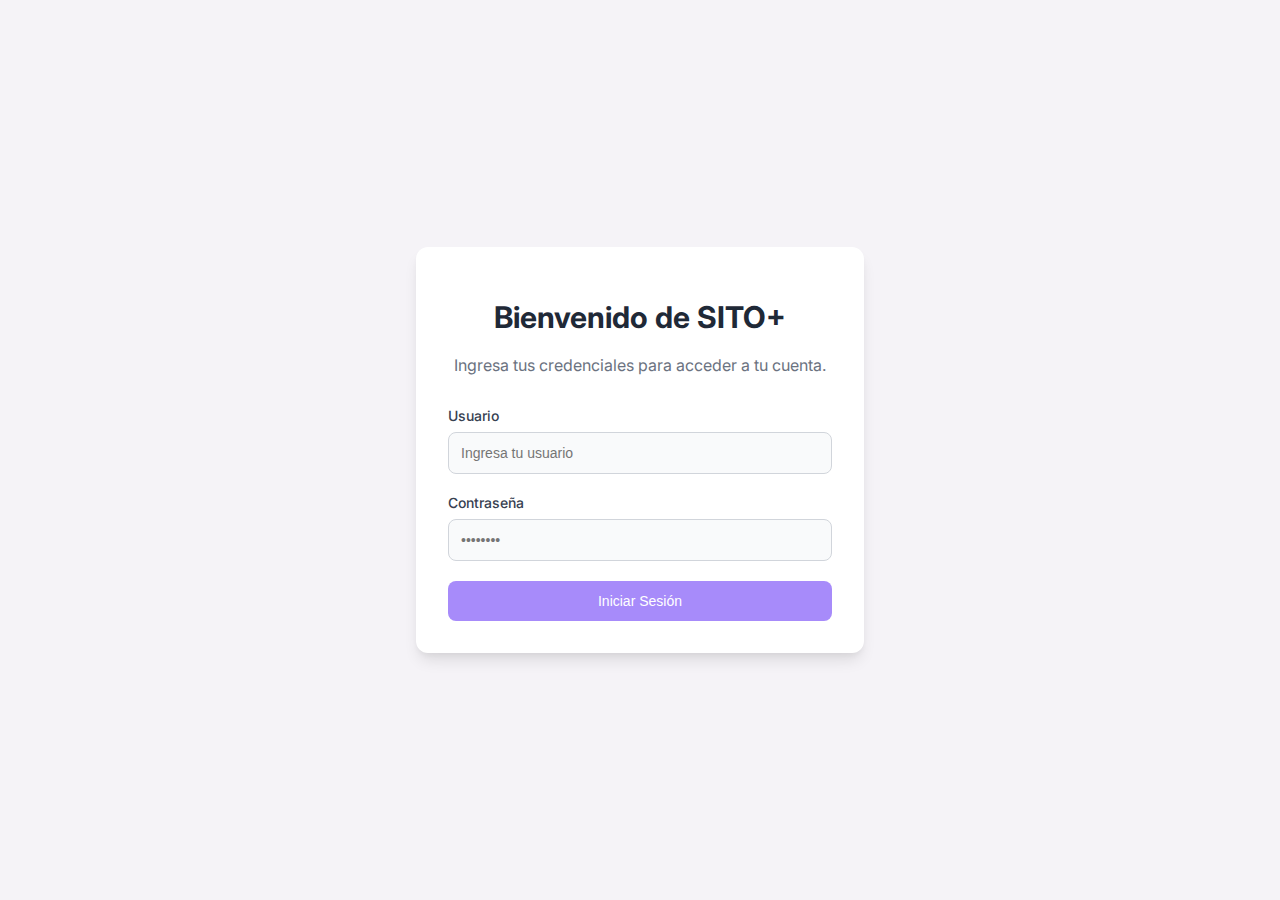
<file: frontend/index.html>
<!DOCTYPE html>
<html lang="es">

<head>
    <meta charset="UTF-8">
    <meta name="viewport" content="width=device-width, initial-scale=1.0">
    <title>Iniciar Sesión</title>
    <link rel="preconnect" href="https://fonts.googleapis.com">
    <link rel="preconnect" href="https://fonts.gstatic.com" crossorigin>
    <link href="https://fonts.googleapis.com/css2?family=Inter:wght@400;500;600;700&display=swap" rel="stylesheet">
    <style>
        body {
            font-family: 'Inter', sans-serif;
            background-color: #f5f3f7;
            display: flex;
            align-items: center;
            justify-content: center;
            height: 100vh;
            margin: 0;
            color: #1f2937;
        }

        .login-container {
            width: 100%;
            max-width: 28rem;
            background-color: white;
            border-radius: 0.75rem;
            box-shadow: 0 10px 15px -3px rgba(0, 0, 0, 0.1), 0 4px 6px -2px rgba(0, 0, 0, 0.05);
            padding: 2rem;
            margin: 1rem;
            box-sizing: border-box;
        }

        .login-header {
            text-align: center;
            margin-bottom: 2rem;
        }

        .login-header h1 {
            font-size: 1.875rem;
            font-weight: 700;
            color: #1f2937;
        }

        .login-header p {
            color: #6b7280;
            margin-top: 0.5rem;
        }

        .form-group {
            margin-bottom: 1.25rem;
        }

        label {
            display: block;
            margin-bottom: 0.5rem;
            font-size: 0.875rem;
            font-weight: 500;
            color: #374151;
        }

        .input-field {
            background-color: #f9fafb;
            border: 1px solid #d1d5db;
            color: #111827;
            font-size: 0.875rem;
            border-radius: 0.5rem;
            display: block;
            width: 100%;
            padding: 0.75rem;
            box-sizing: border-box;
        }

        .input-field:focus {
            outline: none;
            border-color: #a78bfa;
            box-shadow: 0 0 0 3px rgba(167, 139, 250, 0.3);
        }

        a {
            font-size: 0.875rem;
            color: #8b5cf6;
            text-decoration: none;
        }

        a:hover {
            text-decoration: underline;
        }

        .submit-button {
            width: 100%;
            color: white;
            background-color: #a78bfa;
            border: none;
            font-weight: 500;
            border-radius: 0.5rem;
            font-size: 0.875rem;
            padding: 0.75rem 1.25rem;
            text-align: center;
            cursor: pointer;
            transition: background-color 0.3s ease;
        }

        .submit-button:hover {
            background-color: #8b5cf6;
        }

        .submit-button:focus {
            outline: none;
            box-shadow: 0 0 0 4px rgba(167, 139, 250, 0.4);
        }

        #notification {
            padding: 1rem;
            margin-bottom: 1rem;
            font-size: 0.875rem;
            border-radius: 0.5rem;
        }

        .notification-success {
            background-color: #dcfce7;
            color: #166534;
        }

        .notification-error {
            background-color: #fee2e2;
            color: #991b1b;
        }

        .hidden {
            display: none;
        }
    </style>
</head>

<body>

    <div class="login-container">

        <div class="login-header">
            <h1>Bienvenido de SITO+</h1>
            <p>Ingresa tus credenciales para acceder a tu cuenta.</p>
        </div>

        <div id="notification" class="hidden" role="alert">
            <span class="font-medium" id="notification-message"></span>
        </div>

        <form id="login-form" novalidate>
            <div class="form-group">
                <label for="username">Usuario</label>
                <input type="text" id="username" class="input-field" placeholder="Ingresa tu usuario" required>
            </div>

            <div class="form-group">
                <label for="password">Contraseña</label>
                <input type="password" id="password" class="input-field" placeholder="••••••••" required>
            </div>

            <button type="submit" class="submit-button">
                Iniciar Sesión
            </button>

        </form>
    </div>

    <script>
        const loginForm = document.getElementById('login-form');
        const usernameInput = document.getElementById('username');
        const passwordInput = document.getElementById('password');
        const notification = document.getElementById('notification');
        const notificationMessage = document.getElementById('notification-message');

        function showNotification(message, type) {
            notification.classList.remove('notification-success', 'notification-error');

            if (type === 'success') {
                notification.classList.add('notification-success');
            } else if (type === 'error') {
                notification.classList.add('notification-error');
            }

            notificationMessage.textContent = message;
            notification.classList.remove('hidden');
        }

        loginForm.addEventListener('submit', function (event) {
            event.preventDefault();

            const username = usernameInput.value.trim();
            const password = passwordInput.value.trim();

            if (username === '' || password === '') {
                showNotification('Por favor, completa todos los campos.', 'error');
                return;
            }

            fetch('http://localhost:8001/login', {
                method: 'POST',
                headers: {
                    'Content-Type': 'application/json'
                },
                body: JSON.stringify({ username, password })
            }).then(async response => {
                if (response.ok) {
                    const data = await response.json();
                    showNotification('Inicio de sesión exitoso.', 'success');
                    sessionStorage.setItem('token', data.token);
                    window.location.href = `${data.role}.html`;
                } else {
                    const error = await response.json();
                    if (error.detail && error.detail === 'Invalid credentials') {
                        showNotification('Credenciales inválidas.', 'error');
                    } else {
                        showNotification('Error al iniciar sesión.', 'error');
                    }
                }
            }).catch(() => {
                showNotification('No se pudo conectar con el servidor.', 'error');
            });
        });
    </script>

</body>

</html>
</file>
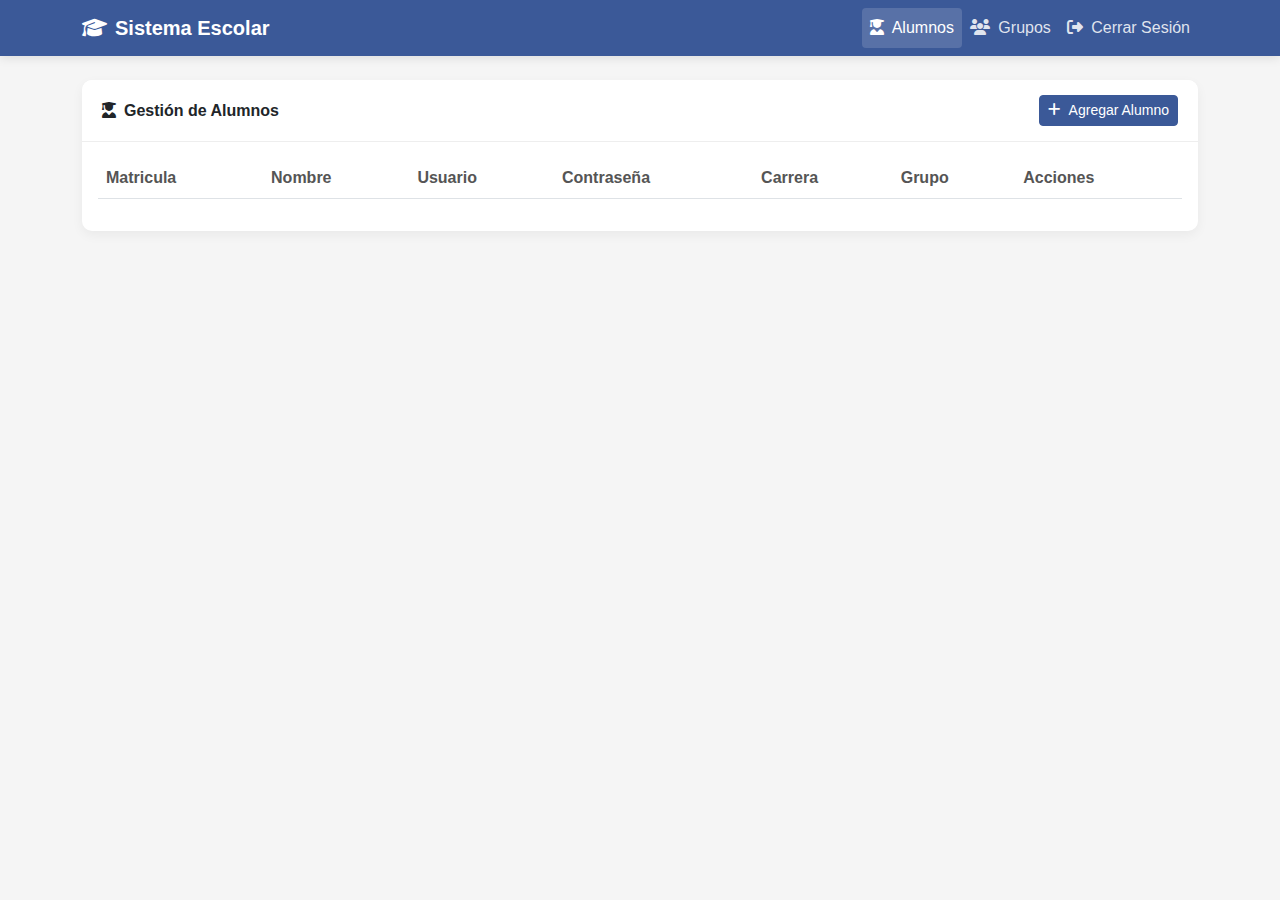
<file: services/servicios_escolares/web/index.html>
<!DOCTYPE html>
<html lang="es">
<head>
    <meta charset="UTF-8">
    <meta name="viewport" content="width=device-width, initial-scale=1.0">
    <title>Sistema de Administración Escolar</title>
    <link href="https://cdn.jsdelivr.net/npm/bootstrap@5.3.0/dist/css/bootstrap.min.css" rel="stylesheet">
    <link rel="stylesheet" href="https://cdnjs.cloudflare.com/ajax/libs/font-awesome/6.4.0/css/all.min.css">
    <script src="controlador.js" type="text/javascript"></script>
    <link href="css.css" rel="stylesheet" type="text/css"/>
</head>
<body>
    <!-- Navbar -->
    <nav class="navbar navbar-expand-lg navbar-dark">
        <div class="container">
            <a class="navbar-brand" href="#">
                <i class="fas fa-graduation-cap me-2"></i>Sistema Escolar
            </a>
            <button class="navbar-toggler" type="button" data-bs-toggle="collapse" data-bs-target="#navbarNav">
                <span class="navbar-toggler-icon"></span>
            </button>
            <div class="collapse navbar-collapse" id="navbarNav">
                <ul class="navbar-nav ms-auto">
                    <li class="nav-item">
                        <a class="nav-link active" href="#" data-section="alumnos">
                            <i class="fas fa-user-graduate me-1"></i> Alumnos
                        </a>
                    </li>
                    <li class="nav-item">
                        <a class="nav-link" href="#" data-section="grupos">
                            <i class="fas fa-users me-1"></i> Grupos
                        </a>
                    </li>
                    <li class="nav-item">
                        <a class="nav-link" href="#">
                            <i class="fas fa-sign-out-alt me-1"></i> Cerrar Sesión
                        </a>
                    </li>
                </ul>
            </div>
        </div>
    </nav>

    <!-- Main Content -->
    <div class="container mt-4">
        <!-- Alumnos Section -->
        <div id="alumnos" class="section active">
            <div class="card">
                <div class="card-header d-flex justify-content-between align-items-center">
                    <span><i class="fas fa-user-graduate me-2"></i>Gestión de Alumnos</span>
                    <button class="btn btn-primary btn-sm" data-bs-toggle="modal" data-bs-target="#modalAgregarAlumno">
                        <i class="fas fa-plus me-1"></i> Agregar Alumno
                    </button>
                </div>
                <div class="card-body">                    
                    <div class="table-responsive">
                        <table class="table table-hover">
                            <thead>
                                <tr>
                                    <th>Matricula</th>
                                    <th>Nombre</th>
                                    <th>Usuario</th>
                                    <th>Contraseña</th>
                                    <th>Carrera</th>
                                    <th>Grupo</th>
                                    <th>Acciones</th>
                                </tr>
                            </thead>
                            <tbody id="alumnosTableBody">
                                <!-- Filled by JS -->
                            </tbody>
                        </table>
                    </div>
                </div>
            </div>
        </div>

        <!-- Grupos Section -->
        <div id="grupos" class="section">
            <div class="card">
                <div class="card-header d-flex justify-content-between align-items-center">
                    <span><i class="fas fa-users me-2"></i>Gestión de Grupos</span>
                    <button class="btn btn-primary btn-sm" data-bs-toggle="modal" data-bs-target="#modalAgregarGrupo">
                        <i class="fas fa-plus me-1"></i> Agregar Grupo
                    </button>
                </div>
                <div class="card-body">
                    <div class="table-responsive">
                        <table class="table table-hover">
                            <thead>
                                <tr>
                                    <th>Nombre del Grupo</th>
                                    <th>Carrera</th>
                                    <th>Numero de alumnos</th>
                                    <th>Acciones</th>
                                </tr>
                            </thead>
                            <tbody id="gruposTableBody">
                                <!-- Filled by JS -->
                            </tbody>
                        </table>
                    </div>
                </div>
            </div>
        </div>
    </div>

    <!-- Modal Agregar Alumno -->
    <div class="modal fade" id="modalAgregarAlumno" tabindex="-1">
        <div class="modal-dialog">
            <div class="modal-content">
                <div class="modal-header">
                    <h5 class="modal-title">Agregar Nuevo Alumno</h5>
                    <button type="button" class="btn-close" data-bs-dismiss="modal" aria-label="Close"></button>
                </div>
                <div class="modal-body">
                    <form id="formAgregarAlumno">
                        <div class="mb-3">
                            <label for="addMatricula" class="form-label">Matricula</label>
                            <input type="number" class="form-control" id="addMatricula" required>
                        </div>
                        <div class="mb-3">
                            <label for="addNombre" class="form-label">Nombre completo</label>
                            <input type="text" class="form-control" id="addNombre" required>
                        </div>
                        <div class="mb-3">
                            <label for="addUsuario" class="form-label">Usuario</label>
                            <input type="number" class="form-control" id="addUsuario" required>
                        </div>
                        <div class="mb-3">
                            <label for="addContrasenia" class="form-label">Contraseña</label>
                            <input type="text" class="form-control" id="addContrasenia" required>
                        </div>
                        <div class="mb-3">
                            <label for="addCarrera" class="form-label">Carrera</label>
                            <select class="form-select" id="addCarrera" required>
                                <!-- Filled by JS -->
                            </select>
                        </div>
                    </form>
                </div>
                <div class="modal-footer">
                    <button type="button" class="btn btn-secondary" data-bs-dismiss="modal">Cancelar</button>
                    <button type="button" class="btn btn-primary" onclick="saveAlumno()">Guardar</button>
                </div>
            </div>
        </div>
    </div>

    <!-- Modal Editar Alumno -->
    <div class="modal fade" id="modalEditarAlumno" tabindex="-1">
        <div class="modal-dialog">
            <div class="modal-content">
                <div class="modal-header">
                    <h5 class="modal-title">Editar Alumno</h5>
                    <button type="button" class="btn-close" data-bs-dismiss="modal" aria-label="Close"></button>
                </div>
                <div class="modal-body">
                    <form id="formEditarAlumno">
                        <input type="hidden" id="editMatricula">
                        <div class="mb-3">
                            <label for="editNombre" class="form-label">Nombre completo</label>
                            <input type="text" class="form-control" id="editNombre" required>
                        </div>
                        <div class="mb-3">
                            <label for="editUsuario" class="form-label">Usuario</label>
                            <input type="number" class="form-control" id="editUsuario" required>
                        </div>
                        <div class="mb-3">
                            <label for="editContrasenia" class="form-label">Contraseña</label>
                            <input type="text" class="form-control" id="editContrasenia" required>
                        </div>
                        <div class="mb-3">
                            <label for="editCarrera" class="form-label">Carrera</label>
                            <select class="form-select" id="editCarrera" required>
                                <!-- Filled by JS -->
                            </select>
                        </div>
                        <div class="mb-3">
                            <label for="editGrupo" class="form-label">Grupo</label>
                            <select class="form-select" id="editGrupo">
                                <option value="0">Sin grupo</option>
                                <!-- Filled by JS -->
                            </select>
                        </div>
                    </form>
                </div>
                <div class="modal-footer">
                    <button type="button" class="btn btn-secondary" data-bs-dismiss="modal">Cancelar</button>
                    <button type="button" class="btn btn-primary" onclick="updateAlumno()">Guardar Cambios</button>
                </div>
            </div>
        </div>
    </div>

    <!-- Modal Agregar Grupo -->
    <div class="modal fade" id="modalAgregarGrupo" tabindex="-1">
        <div class="modal-dialog">
            <div class="modal-content">
                <div class="modal-header">
                    <h5 class="modal-title">Agregar Nuevo Grupo</h5>
                    <button type="button" class="btn-close" data-bs-dismiss="modal" aria-label="Close"></button>
                </div>
                <div class="modal-body">
                    <form id="formAgregarGrupo">
                        <div class="mb-3">
                            <label for="addNombreGrupo" class="form-label">Nombre del Grupo</label>
                            <input type="text" class="form-control" id="addNombreGrupo" required>
                        </div>
                        <div class="mb-3">
                            <label for="addCarreraGrupo" class="form-label">Carrera</label>
                            <select class="form-select" id="addCarreraGrupo" required>
                                <!-- Filled by JS -->
                            </select>
                        </div>
                    </form>
                </div>
                <div class="modal-footer">
                    <button type="button" class="btn btn-secondary" data-bs-dismiss="modal">Cancelar</button>
                    <button type="button" class="btn btn-primary" onclick="saveGrupo()">Guardar</button>
                </div>
            </div>
        </div>
    </div>

    <!-- Modal Editar Grupo -->
    <div class="modal fade" id="modalEditarGrupo" tabindex="-1">
        <div class="modal-dialog">
            <div class="modal-content">
                <div class="modal-header">
                    <h5 class="modal-title">Editar Grupo</h5>
                    <button type="button" class="btn-close" data-bs-dismiss="modal" aria-label="Close"></button>
                </div>
                <div class="modal-body">
                    <form id="formEditarGrupo">
                        <input type="hidden" id="editIdGrupo">
                        <div class="mb-3">
                            <label for="editNombreGrupo" class="form-label">Nombre del Grupo</label>
                            <input type="text" class="form-control" id="editNombreGrupo" required>
                        </div>
                        <div class="mb-3">
                            <label for="editCarreraGrupo" class="form-label">Carrera</label>
                            <select class="form-select" id="editCarreraGrupo" required>
                                <!-- Filled by JS -->
                            </select>
                        </div>
                    </form>
                </div>
                <div class="modal-footer">
                    <button type="button" class="btn btn-secondary" data-bs-dismiss="modal">Cancelar</button>
                    <button type="button" class="btn btn-primary" onclick="updateGrupo()">Guardar Cambios</button>
                </div>
            </div>
        </div>
    </div>

    <!-- Modal Detalles Grupo -->
    <div class="modal fade" id="modalDetallesGrupo" tabindex="-1">
        <div class="modal-dialog modal-lg">
            <div class="modal-content">
                <div class="modal-header">
                    <h5 id="detallesTitle" class="modal-title"></h5>
                    <button type="button" class="btn-close" data-bs-dismiss="modal" aria-label="Close"></button>
                </div>
                <div class="modal-body">
    <h6>Alumnos en el grupo:</h6>
    <div class="table-responsive">
        <table class="table table-hover">
            <thead>
                <tr>
                    <th>Matricula</th>
                    <th>Nombre</th>
                    <th>Acciones</th>
                </tr>
            </thead>
            <tbody id="detallesAlumnosBody">
                <!-- Filled by JS -->
            </tbody>
        </table>
    </div>
    <button class="btn btn-primary btn-sm mt-2" data-bs-toggle="modal" data-bs-target="#modalAsignarAlumno">Asignar Alumno</button>
    
    <h6 class="mt-4">Profesores en el grupo:</h6>
    <div class="table-responsive">
        <table class="table table-hover">
            <thead>
                <tr>
                    <th>ID</th>
                    <th>Nombre</th>
                    <th>Acciones</th>
                </tr>
            </thead>
            <tbody id="detallesProfesoresBody">
                <tr><td colspan="3">No hay profesores disponibles aún.</td></tr>
            </tbody>
        </table>
    </div>
    <button class="btn btn-primary btn-sm mt-2">Asignar Profesor</button> <!-- Placeholder, no functionality yet -->
</div>
                <div class="modal-footer">
                    <button type="button" class="btn btn-secondary" data-bs-dismiss="modal">Cerrar</button>
                </div>
            </div>
        </div>
    </div>

    <!-- Modal Asignar Alumno a Grupo -->
    <div class="modal fade" id="modalAsignarAlumno" tabindex="-1">
        <div class="modal-dialog">
            <div class="modal-content">
                <div class="modal-header">
                    <h5 class="modal-title">Asignar Alumno a Grupo</h5>
                    <button type="button" class="btn-close" data-bs-dismiss="modal" aria-label="Close"></button>
                </div>
                <div class="modal-body">
                    <form>
                        <div class="mb-3">
                            <label for="asignarAlumnoSelect" class="form-label">Seleccionar Alumno (sin grupo)</label>
                            <select class="form-select" id="asignarAlumnoSelect" required>
                                <!-- Filled by JS -->
                            </select>
                        </div>
                    </form>
                </div>
                <div class="modal-footer">
                    <button type="button" class="btn btn-secondary" data-bs-dismiss="modal">Cancelar</button>
                    <button type="button" class="btn btn-primary" onclick="assignAlumnoToGroup()">Asignar</button>
                </div>
            </div>
        </div>
    </div>

    <script src="https://cdn.jsdelivr.net/npm/bootstrap@5.3.0/dist/js/bootstrap.bundle.min.js"></script>
</body>
</html>
</file>
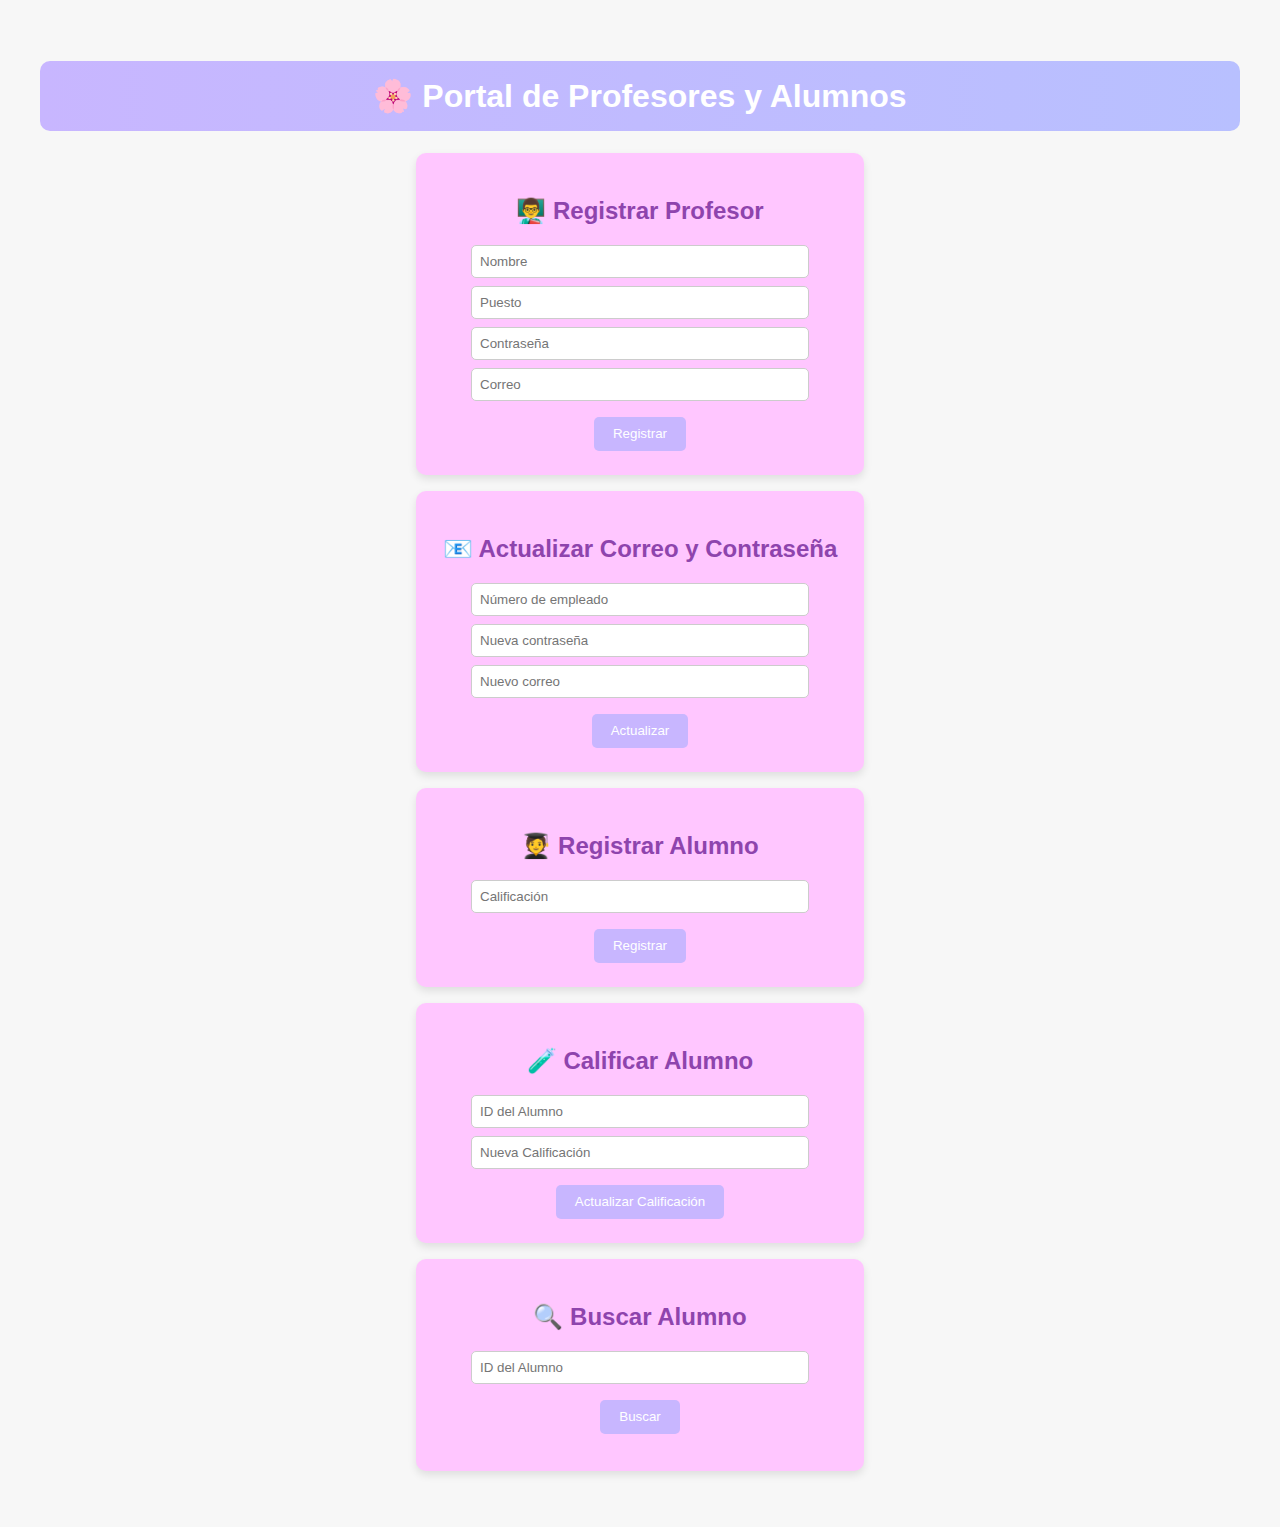
<file: services/profesores/src/main/resources/static/index.html>
<!DOCTYPE html>
<!--
Click nbfs://nbhost/SystemFileSystem/Templates/Licenses/license-default.txt to change this license
Click nbfs://nbhost/SystemFileSystem/Templates/Other/html.html to edit this template
-->
<!DOCTYPE html>
<html lang="es">
<head>
    <meta charset="UTF-8">
    <title>SITO+💜</title>
    <link rel="stylesheet" href="styles.css">
</head>
<body>
    <h1>🌸 Portal de Profesores y Alumnos</h1>

    <section class="card">
        <h2>👨‍🏫 Registrar Profesor</h2>
        <input type="text" placeholder="Nombre" id="prof-nombre">
        <input type="text" placeholder="Puesto" id="prof-puesto">
        <input type="password" placeholder="Contraseña" id="prof-contra">
        <input type="email" placeholder="Correo" id="prof-correo">
        <button onclick="registrarProfesor()">Registrar</button>
    </section>

    <section class="card">
        <h2>📧 Actualizar Correo y Contraseña</h2>
        <input type="number" placeholder="Número de empleado" id="prof-dto-num">
        <input type="password" placeholder="Nueva contraseña" id="prof-dto-contra">
        <input type="email" placeholder="Nuevo correo" id="prof-dto-correo">
        <button onclick="actualizarProfesor()">Actualizar</button>
    </section>

    <section class="card">
        <h2>🧑‍🎓 Registrar Alumno</h2>
        <input type="number" step="0.1" placeholder="Calificación" id="alu-calif">
        <button onclick="registrarAlumno()">Registrar</button>
    </section>

    <section class="card">
        <h2>🧪 Calificar Alumno</h2>
        <input type="number" placeholder="ID del Alumno" id="alu-c-id">
        <input type="number" step="0.1" placeholder="Nueva Calificación" id="alu-c-calif">
        <button onclick="calificarAlumno()">Actualizar Calificación</button>
    </section>

    <section class="card">
        <h2>🔍 Buscar Alumno</h2>
        <input type="number" placeholder="ID del Alumno" id="alu-b-id">
        <button onclick="buscarAlumno()">Buscar</button>
        <pre id="resultado"></pre>
    </section>

    <script src="script.js"></script>
</body>
</html>
</file>
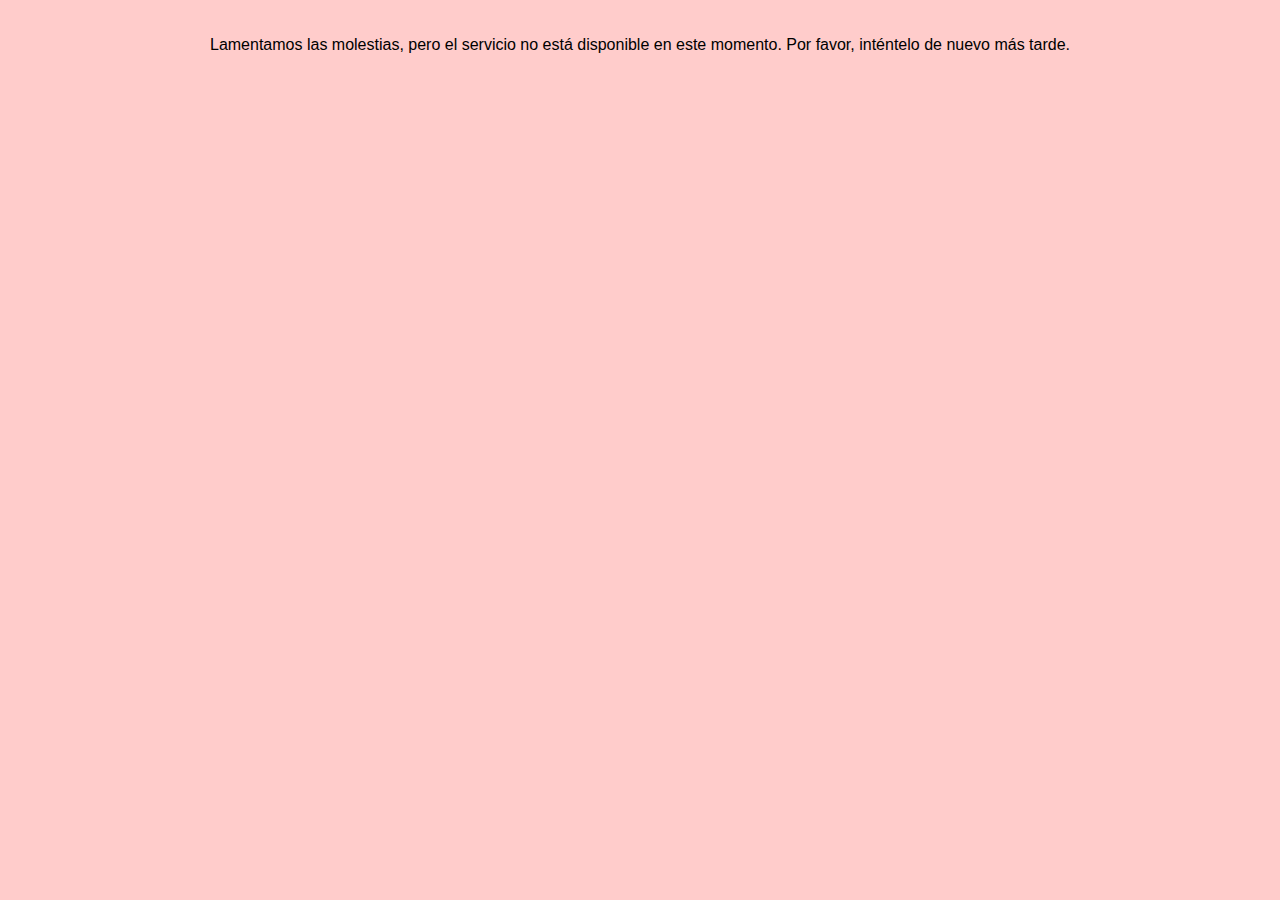
<file: frontend/human-resources.html>
<!DOCTYPE html>
<html lang="es">

<head>
    <meta charset="UTF-8">
    <meta name="viewport" content="width=device-width, initial-scale=1.0">
    <title>Administración de Recursos Humanos</title>
    <link rel="stylesheet" href="./resources/human-resources-styles.css">
</head>

<body>

    <div class="container">
        <header>
            <h1>Administración de Recursos Humanos</h1>
        </header>

        <nav>
            <button id="teachers-btn">Profesores</button>
            <button id="password-btn">Cambiar Contraseña</button>
            <button id="logout-btn">Cerrar Sesión</button>
        </nav>

        <div id="teachers-section" class="content-section active">
            <h2>Gestión de Profesores</h2>
            <form id="teacher-form">
                <input type="hidden" id="teacher-id">
                <label for="name">Nombre:</label>
                <input type="text" id="name" required>
                <label for="lastName">Apellido:</label>
                <input type="text" id="lastName" required>
                <label for="salary">Salario:</label>
                <input type="number" id="salary" required>
                <label for="position">Puesto:</label>
                <input type="text" id="position" required>
                <button type="submit" class="form-button" id="form-submit-btn">Crear Profesor</button>
            </form>

            <table>
                <thead>
                    <tr>
                        <th>Nº Empleado</th>
                        <th>Nombre</th>
                        <th>Apellido</th>
                        <th>Salario</th>
                        <th>Puesto</th>
                        <th>Acciones</th>
                    </tr>
                </thead>
                <tbody id="teachers-table-body">
                </tbody>
            </table>
        </div>

        <div id="password-section" class="content-section">
            <h2>Cambiar Contraseña</h2>
            <form id="password-form">
                <label for="current-password">Contraseña Actual:</label>
                <input type="password" id="current-password" required>
                <label for="new-password">Nueva Contraseña:</label>
                <input type="password" id="new-password" required minlength="8">
                <label for="confirm-password">Confirmar Nueva Contraseña:</label>
                <input type="password" id="confirm-password" required minlength="8">
                <button type="submit" class="form-button">Cambiar Contraseña</button>
            </form>
        </div>
    </div>

    <div id="message-box" class="message-box">
        <p id="message-text"></p>
        <button id="close-message-box">Cerrar</button>
    </div>

    <div id="loading-screen"
        style="display: none; position: fixed; top: 0; left: 0; width: 100%; height: 100%; background: rgba(255, 255, 255, 0.8); z-index: 1000; display: flex; align-items: center; justify-content: center;">
        <div style="text-align: center; display: flex; flex-direction: column; align-items: center;">
            <div class="spinner"
                style="width: 50px; height: 50px; border: 5px solid #ccc; border-top: 5px solid #7c4dff; border-radius: 50%; animation: spin 1s linear infinite;">
            </div>
            <p style="margin-top: 10px; color: #7c4dff;">Cargando...</p>
        </div>
    </div>

    <div id="error-message" style="display: none;">
        <p>Lamentamos las molestias, pero el servicio no está disponible en este momento. Por favor, inténtelo de nuevo
            más tarde.</p>
    </div>

    <script src="./resources/human-resources-controller.js"></script>
</body>

</html>
</file>
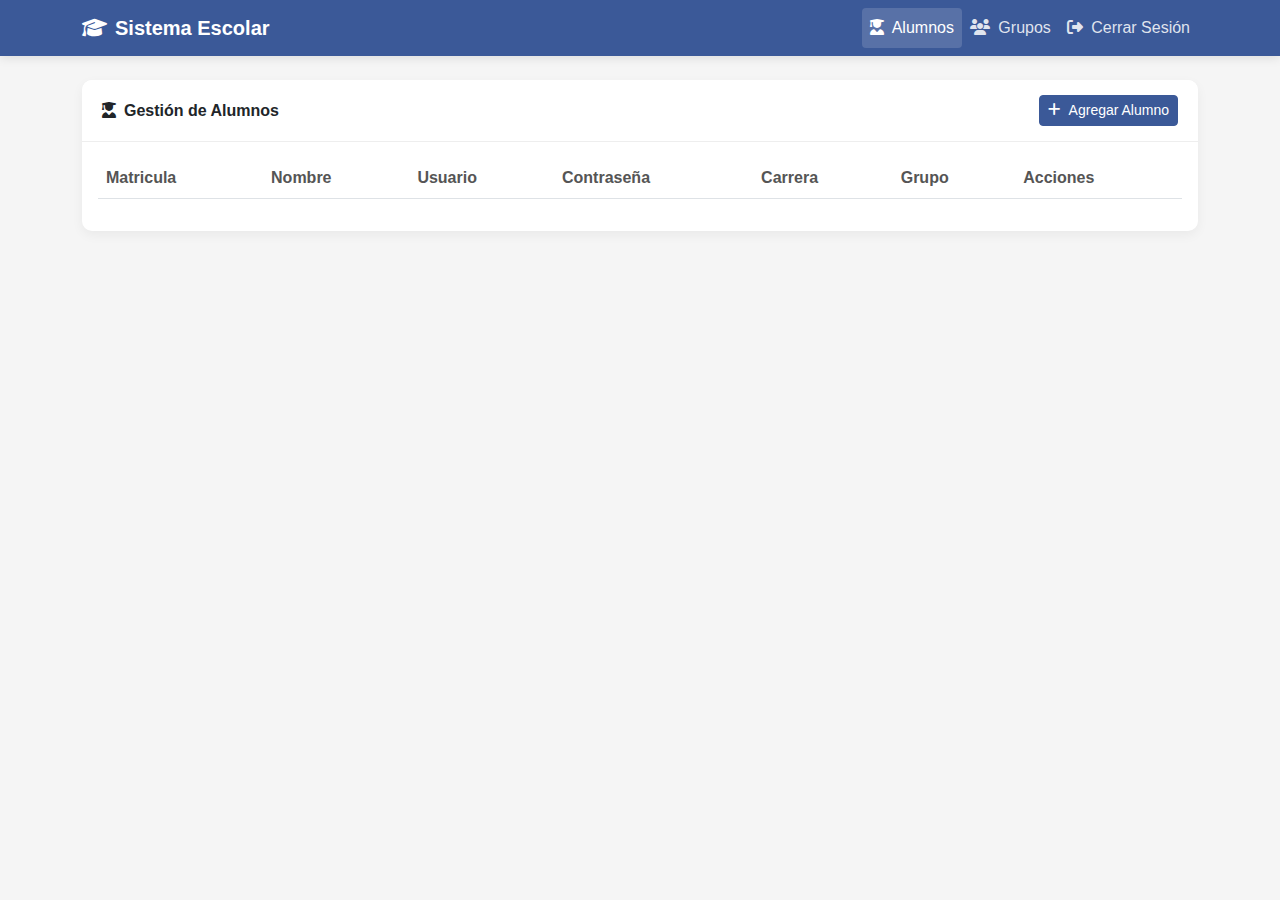
<file: frontend/school-services.html>
<!DOCTYPE html>
<html lang="es">
<head>
    <meta charset="UTF-8">
    <meta name="viewport" content="width=device-width, initial-scale=1.0">
    <title>Sistema de Administración Escolar</title>
    <link href="https://cdn.jsdelivr.net/npm/bootstrap@5.3.0/dist/css/bootstrap.min.css" rel="stylesheet">
    <link rel="stylesheet" href="https://cdnjs.cloudflare.com/ajax/libs/font-awesome/6.4.0/css/all.min.css">
    <link href="./resources/school-services-styles.css" rel="stylesheet" type="text/css"/>
</head>
<body>
    <!-- Navbar -->
    <nav class="navbar navbar-expand-lg navbar-dark">
        <div class="container">
            <a class="navbar-brand" href="#">
                <i class="fas fa-graduation-cap me-2"></i>Sistema Escolar
            </a>
            <button class="navbar-toggler" type="button" data-bs-toggle="collapse" data-bs-target="#navbarNav">
                <span class="navbar-toggler-icon"></span>
            </button>
            <div class="collapse navbar-collapse" id="navbarNav">
                <ul class="navbar-nav ms-auto">
                    <li class="nav-item">
                        <a class="nav-link active" href="#" data-section="alumnos">
                            <i class="fas fa-user-graduate me-1"></i> Alumnos
                        </a>
                    </li>
                    <li class="nav-item">
                        <a class="nav-link" href="#" data-section="grupos">
                            <i class="fas fa-users me-1"></i> Grupos
                        </a>
                    </li>
                    <li class="nav-item">
                        <a class="nav-link" href="#">
                            <i class="fas fa-sign-out-alt me-1"></i> Cerrar Sesión
                        </a>
                    </li>
                </ul>
            </div>
        </div>
    </nav>
    
    <!-- Main Content -->
    <div class="container mt-4">
        <!-- Alumnos Section -->
        <div id="alumnos" class="section active">
            <div class="card">
                <div class="card-header d-flex justify-content-between align-items-center">
                    <span><i class="fas fa-user-graduate me-2"></i>Gestión de Alumnos</span>
                    <button class="btn btn-primary btn-sm" data-bs-toggle="modal" data-bs-target="#modalAgregarAlumno">
                        <i class="fas fa-plus me-1"></i> Agregar Alumno
                    </button>
                </div>
                <div class="card-body">                    
                    <div class="table-responsive">
                        <table class="table table-hover">
                            <thead>
                                <tr>
                                    <th>Matricula</th>
                                    <th>Nombre</th>
                                    <th>Usuario</th>
                                    <th>Contraseña</th>
                                    <th>Carrera</th>
                                    <th>Grupo</th>
                                    <th>Acciones</th>
                                </tr>
                            </thead>
                            <tbody id="alumnosTableBody">
                                <!-- Filled by JS -->
                            </tbody>
                        </table>
                    </div>
                </div>
            </div>
        </div>

        <!-- Grupos Section -->
        <div id="grupos" class="section">
            <div class="card">
                <div class="card-header d-flex justify-content-between align-items-center">
                    <span><i class="fas fa-users me-2"></i>Gestión de Grupos</span>
                    <button class="btn btn-primary btn-sm" data-bs-toggle="modal" data-bs-target="#modalAgregarGrupo">
                        <i class="fas fa-plus me-1"></i> Agregar Grupo
                    </button>
                </div>
                <div class="card-body">
                    <div class="table-responsive">
                        <table class="table table-hover">
                            <thead>
                                <tr>
                                    <th>Nombre del Grupo</th>
                                    <th>Carrera</th>
                                    <th>Numero de alumnos</th>
                                    <th>Acciones</th>
                                </tr>
                            </thead>
                            <tbody id="gruposTableBody">
                                <!-- Filled by JS -->
                            </tbody>
                        </table>
                    </div>
                </div>
            </div>
        </div>
    </div>

    <!-- Modal Agregar Alumno -->
    <div class="modal fade" id="modalAgregarAlumno" tabindex="-1">
        <div class="modal-dialog">
            <div class="modal-content">
                <div class="modal-header">
                    <h5 class="modal-title">Agregar Nuevo Alumno</h5>
                    <button type="button" class="btn-close" data-bs-dismiss="modal" aria-label="Close"></button>
                </div>
                <div class="modal-body">
                    <form id="formAgregarAlumno">
                        <div class="mb-3">
                            <label for="addMatricula" class="form-label">Matricula</label>
                            <input type="number" class="form-control" id="addMatricula" required>
                        </div>
                        <div class="mb-3">
                            <label for="addNombre" class="form-label">Nombre completo</label>
                            <input type="text" class="form-control" id="addNombre" required>
                        </div>
                        <div class="mb-3">
                            <label for="addUsuario" class="form-label">Usuario</label>
                            <input type="number" class="form-control" id="addUsuario" required>
                        </div>
                        <div class="mb-3">
                            <label for="addContrasenia" class="form-label">Contraseña</label>
                            <input type="text" class="form-control" id="addContrasenia" required>
                        </div>
                        <div class="mb-3">
                            <label for="addCarrera" class="form-label">Carrera</label>
                            <select class="form-select" id="addCarrera" required>
                                <!-- Filled by JS -->
                            </select>
                        </div>
                    </form>
                </div>
                <div class="modal-footer">
                    <button type="button" class="btn btn-secondary" data-bs-dismiss="modal">Cancelar</button>
                    <button type="button" class="btn btn-primary" onclick="saveAlumno()">Guardar</button>
                </div>
            </div>
        </div>
    </div>

    <!-- Modal Editar Alumno -->
    <div class="modal fade" id="modalEditarAlumno" tabindex="-1">
        <div class="modal-dialog">
            <div class="modal-content">
                <div class="modal-header">
                    <h5 class="modal-title">Editar Alumno</h5>
                    <button type="button" class="btn-close" data-bs-dismiss="modal" aria-label="Close"></button>
                </div>
                <div class="modal-body">
                    <form id="formEditarAlumno">
                        <input type="hidden" id="editMatricula">
                        <div class="mb-3">
                            <label for="editNombre" class="form-label">Nombre completo</label>
                            <input type="text" class="form-control" id="editNombre" required>
                        </div>
                        <div class="mb-3">
                            <label for="editUsuario" class="form-label">Usuario</label>
                            <input type="number" class="form-control" id="editUsuario" required>
                        </div>
                        <div class="mb-3">
                            <label for="editContrasenia" class="form-label">Contraseña</label>
                            <input type="text" class="form-control" id="editContrasenia" required>
                        </div>
                        <div class="mb-3">
                            <label for="editCarrera" class="form-label">Carrera</label>
                            <select class="form-select" id="editCarrera" required>
                                <!-- Filled by JS -->
                            </select>
                        </div>
                        <div class="mb-3">
                            <label for="editGrupo" class="form-label">Grupo</label>
                            <select class="form-select" id="editGrupo">
                                <option value="0">Sin grupo</option>
                                <!-- Filled by JS -->
                            </select>
                        </div>
                    </form>
                </div>
                <div class="modal-footer">
                    <button type="button" class="btn btn-secondary" data-bs-dismiss="modal">Cancelar</button>
                    <button type="button" class="btn btn-primary" onclick="updateAlumno()">Guardar Cambios</button>
                </div>
            </div>
        </div>
    </div>

    <!-- Modal Agregar Grupo -->
    <div class="modal fade" id="modalAgregarGrupo" tabindex="-1">
        <div class="modal-dialog">
            <div class="modal-content">
                <div class="modal-header">
                    <h5 class="modal-title">Agregar Nuevo Grupo</h5>
                    <button type="button" class="btn-close" data-bs-dismiss="modal" aria-label="Close"></button>
                </div>
                <div class="modal-body">
                    <form id="formAgregarGrupo">
                        <div class="mb-3">
                            <label for="addNombreGrupo" class="form-label">Nombre del Grupo</label>
                            <input type="text" class="form-control" id="addNombreGrupo" required>
                        </div>
                        <div class="mb-3">
                            <label for="addCarreraGrupo" class="form-label">Carrera</label>
                            <select class="form-select" id="addCarreraGrupo" required>
                                <!-- Filled by JS -->
                            </select>
                        </div>
                    </form>
                </div>
                <div class="modal-footer">
                    <button type="button" class="btn btn-secondary" data-bs-dismiss="modal">Cancelar</button>
                    <button type="button" class="btn btn-primary" onclick="saveGrupo()">Guardar</button>
                </div>
            </div>
        </div>
    </div>

    <!-- Modal Editar Grupo -->
    <div class="modal fade" id="modalEditarGrupo" tabindex="-1">
        <div class="modal-dialog">
            <div class="modal-content">
                <div class="modal-header">
                    <h5 class="modal-title">Editar Grupo</h5>
                    <button type="button" class="btn-close" data-bs-dismiss="modal" aria-label="Close"></button>
                </div>
                <div class="modal-body">
                    <form id="formEditarGrupo">
                        <input type="hidden" id="editIdGrupo">
                        <div class="mb-3">
                            <label for="editNombreGrupo" class="form-label">Nombre del Grupo</label>
                            <input type="text" class="form-control" id="editNombreGrupo" required>
                        </div>
                        <div class="mb-3">
                            <label for="editCarreraGrupo" class="form-label">Carrera</label>
                            <select class="form-select" id="editCarreraGrupo" required>
                                <!-- Filled by JS -->
                            </select>
                        </div>
                    </form>
                </div>
                <div class="modal-footer">
                    <button type="button" class="btn btn-secondary" data-bs-dismiss="modal">Cancelar</button>
                    <button type="button" class="btn btn-primary" onclick="updateGrupo()">Guardar Cambios</button>
                </div>
            </div>
        </div>
    </div>

    <!-- Modal Detalles Grupo -->
    <div class="modal fade" id="modalDetallesGrupo" tabindex="-1">
        <div class="modal-dialog modal-lg">
            <div class="modal-content">
                <div class="modal-header">
                    <h5 id="detallesTitle" class="modal-title"></h5>
                    <button type="button" class="btn-close" data-bs-dismiss="modal" aria-label="Close"></button>
                </div>
                <div class="modal-body">
                    <h6>Alumnos en el grupo:</h6>
                    <div class="table-responsive">
        <table class="table table-hover">
            <thead>
                <tr>
                    <th>Matricula</th>
                    <th>Nombre</th>
                    <th>Acciones</th>
                </tr>
            </thead>
            <tbody id="detallesAlumnosBody">
                <!-- Filled by JS -->
            </tbody>
        </table>
    </div>
    <button class="btn btn-primary btn-sm mt-2" data-bs-toggle="modal" data-bs-target="#modalAsignarAlumno">Asignar Alumno</button>
    
    <h6 class="mt-4">Profesores en el grupo:</h6>
    <div class="table-responsive">
        <table class="table table-hover">
            <thead>
                <tr>
                    <th>ID</th>
                    <th>Nombre</th>
                    <th>Acciones</th>
                </tr>
            </thead>
            <tbody id="detallesProfesoresBody">
                <tr><td colspan="3">No hay profesores disponibles aún.</td></tr>
            </tbody>
        </table>
    </div>
    <button class="btn btn-primary btn-sm mt-2">Asignar Profesor</button> <!-- Placeholder, no functionality yet -->
</div>
<div class="modal-footer">
    <button type="button" class="btn btn-secondary" data-bs-dismiss="modal">Cerrar</button>
                </div>
            </div>
        </div>
    </div>
    
    <!-- Modal Asignar Alumno a Grupo -->
    <div class="modal fade" id="modalAsignarAlumno" tabindex="-1">
        <div class="modal-dialog">
            <div class="modal-content">
                <div class="modal-header">
                    <h5 class="modal-title">Asignar Alumno a Grupo</h5>
                    <button type="button" class="btn-close" data-bs-dismiss="modal" aria-label="Close"></button>
                </div>
                <div class="modal-body">
                    <form>
                        <div class="mb-3">
                            <label for="asignarAlumnoSelect" class="form-label">Seleccionar Alumno (sin grupo)</label>
                            <select class="form-select" id="asignarAlumnoSelect" required>
                                <!-- Filled by JS -->
                            </select>
                        </div>
                    </form>
                </div>
                <div class="modal-footer">
                    <button type="button" class="btn btn-secondary" data-bs-dismiss="modal">Cancelar</button>
                    <button type="button" class="btn btn-primary" onclick="assignAlumnoToGroup()">Asignar</button>
                </div>
            </div>
        </div>
    </div>
    
    <script src="https://cdn.jsdelivr.net/npm/bootstrap@5.3.0/dist/js/bootstrap.bundle.min.js"></script>
    <script src="./resources/school-services-controller.js" type="text/javascript"></script>
</body>
</html>
</file>
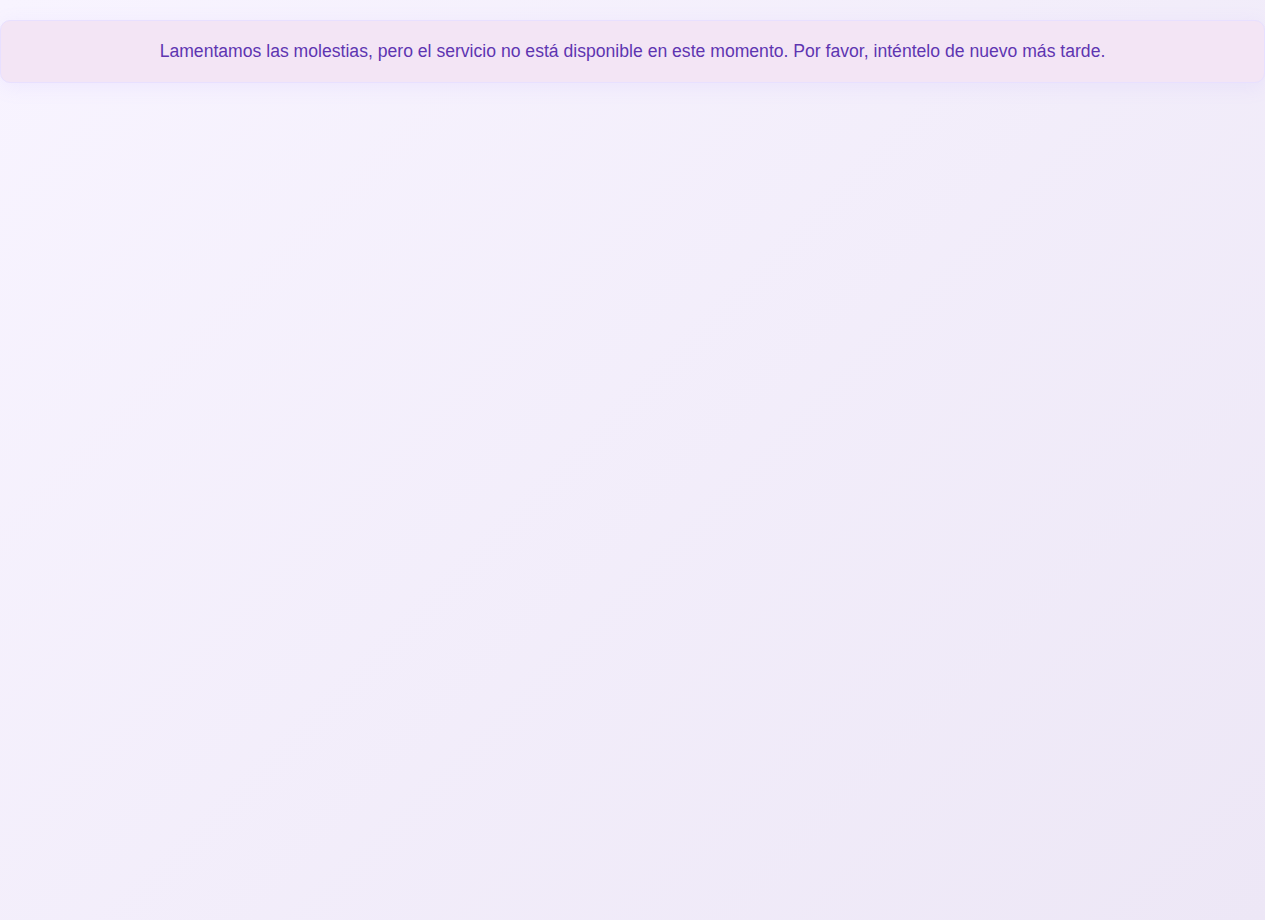
<file: frontend/student.html>
<!DOCTYPE html>
<html lang="es">

<head>
    <meta charset="UTF-8">
    <meta name="viewport" content="width=device-width, initial-scale=1.0">
    <title>Portal del Estudiante</title>
    <link rel="stylesheet" href="./resources/student-styles.css">
</head>

<body>
    <div class="container">
        <div class="header" style="position: relative;">
            <h1>Portal del Estudiante</h1>
            <div class="student-info">
                <div class="avatar" id="student-avatar">JP</div>
                <div class="student-details">
                    <h3 id="student-name"></h3>
                    <p id="student-details"></p>
                </div>
            </div>
                <button id="logout-btn" class="btn-primary" style="position: absolute; top: 10px; right: 10px;" onclick="logout()">Cerrar sesión</button>
        </div>

        <!-- Navigation Tabs -->
        <div class="nav-tabs">
            <button class="nav-tab active" onclick="showSection('groups')">Mis Grupos</button>
            <button class="nav-tab" onclick="showSection('grades')">Calificaciones</button>
            <button class="nav-tab" onclick="showSection('password')">Cambiar Contraseña</button>
        </div>

        <!-- Groups Section -->
        <div id="groups" class="content-section active">
            <h2 class="section-title">Mis Grupos Académicos</h2>

            <div id="groups-loading" class="loading-content" style="text-align: center; padding: 40px;">
                <div class="spinner"
                    style="width: 40px; height: 40px; border: 4px solid #e8e0ff; border-top: 4px solid #7c4dff; border-radius: 50%; animation: spin 1s linear infinite; margin: 0 auto 15px;">
                </div>
                <p style="color: #7c4dff;">Cargando grupos...</p>
            </div>

            <div id="groups-content" class="groups-grid" style="display: none;">
                <!-- Groups will be loaded here dynamically -->
            </div>

            <div id="groups-error" style="display: none; text-align: center; padding: 40px; color: #c62828;">
                <p>Error al cargar los grupos. Inténtelo de nuevo.</p>
                <button onclick="loadGroups()" class="btn-primary" style="margin-top: 15px;">Reintentar</button>
            </div>
        </div>

        <!-- Grades Section -->
        <div id="grades" class="content-section">
            <h2 class="section-title">Mis Calificaciones</h2>

            <div id="grades-loading" class="loading-content" style="text-align: center; padding: 40px;">
                <div class="spinner"
                    style="width: 40px; height: 40px; border: 4px solid #e8e0ff; border-top: 4px solid #7c4dff; border-radius: 50%; animation: spin 1s linear infinite; margin: 0 auto 15px;">
                </div>
                <p style="color: #7c4dff;">Cargando calificaciones...</p>
            </div>

            <div id="grades-content" style="display: none;">
                <table class="grades-table">
                    <thead>
                        <tr>
                            <th>Grupo</th>
                            <th>Parcial 1</th>
                            <th>Parcial 2</th>
                            <th>Parcial 3</th>
                            <th>Promedio</th>
                        </tr>
                    </thead>
                    <tbody id="grades-tbody">
                        <!-- Grades will be loaded here dynamically -->
                    </tbody>
                </table>
            </div>

            <div id="grades-error" style="display: none; text-align: center; padding: 40px; color: #c62828;">
                <p>Error al cargar las calificaciones. Inténtelo de nuevo.</p>
                <button onclick="loadGrades()" class="btn-primary" style="margin-top: 15px;">Reintentar</button>
            </div>
        </div>

        <!-- Password Change Section -->
        <div id="password" class="content-section">
            <h2 class="section-title">Cambiar Contraseña</h2>

            <div class="alert alert-success" id="success-alert">
                ¡Contraseña actualizada exitosamente!
            </div>

            <div class="alert alert-error" id="error-alert">
                Error: Las contraseñas no coinciden o la contraseña actual es incorrecta.
            </div>

            <form class="password-form" onsubmit="changePassword(event)">
                <div class="form-group">
                    <label class="form-label" for="current-password">Contraseña Actual</label>
                    <input type="password" id="current-password" class="form-input" required>
                </div>

                <div class="form-group">
                    <label class="form-label" for="new-password">Nueva Contraseña</label>
                    <input type="password" id="new-password" class="form-input" required minlength="8">
                </div>

                <div class="form-group">
                    <label class="form-label" for="confirm-password">Confirmar Nueva Contraseña</label>
                    <input type="password" id="confirm-password" class="form-input" required minlength="8">
                </div>

                <button type="submit" class="btn-primary">Actualizar Contraseña</button>
            </form>
        </div>

    </div>
    <div id="loading-screen"
        style="display: none; position: fixed; top: 0; left: 0; width: 100%; height: 100%; background: rgba(255, 255, 255, 0.8); z-index: 1000; display: flex; align-items: center; justify-content: center;">
        <div style="text-align: center; display: flex; flex-direction: column; align-items: center;">
            <div class="spinner"
                style="width: 50px; height: 50px; border: 5px solid #ccc; border-top: 5px solid #7c4dff; border-radius: 50%; animation: spin 1s linear infinite;">
            </div>
            <p style="margin-top: 10px; color: #7c4dff;">Cargando...</p>
        </div>
    </div>

    <div id="error-message" style="display: none;">
        <p>Lamentamos las molestias, pero el servicio no está disponible en este momento. Por favor, inténtelo de nuevo
            más tarde.</p>
    </div>
    <script src="./resources/student-controller.js"></script>
</body>

</html>
</file>
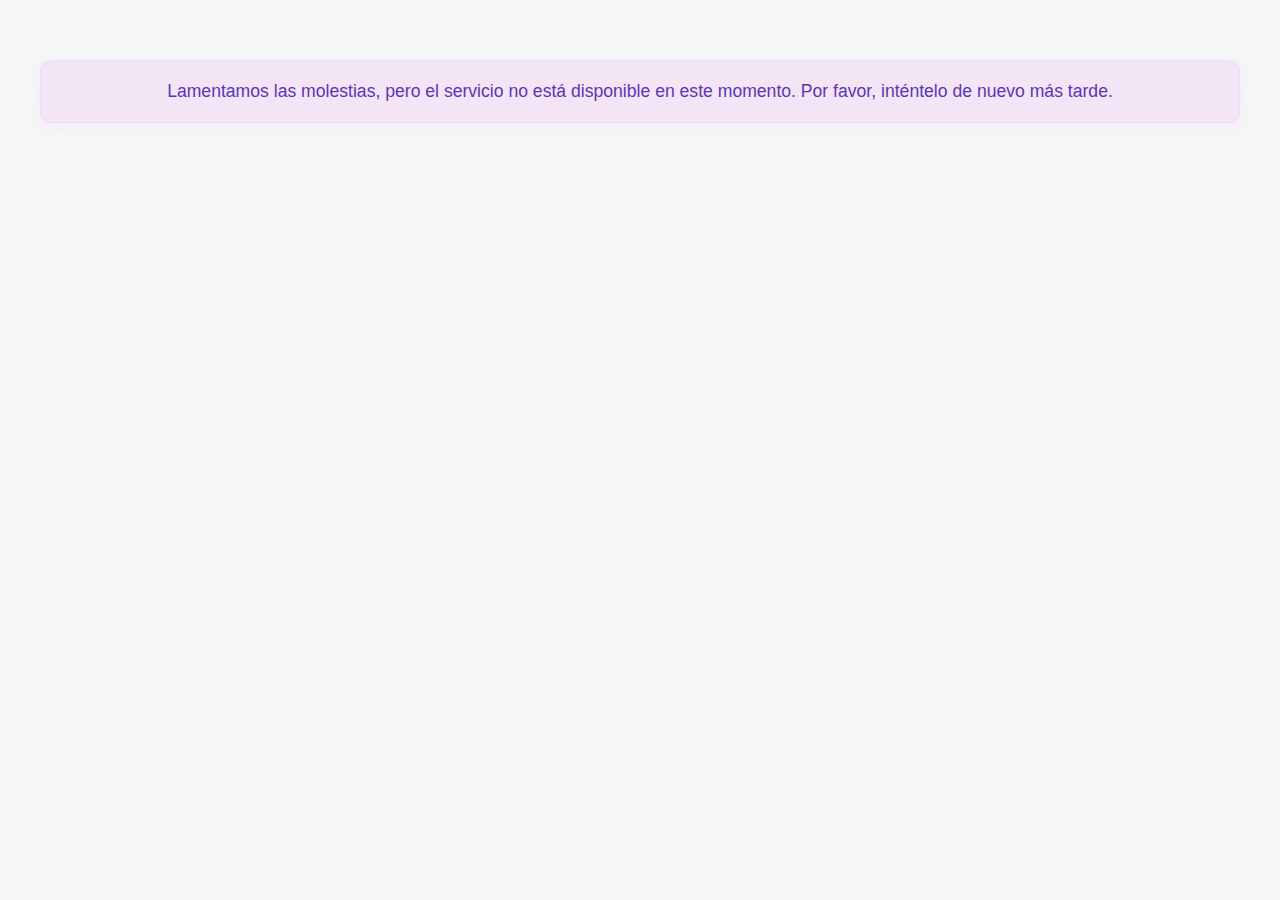
<file: frontend/teacher.html>
<!DOCTYPE html>
<!--
Click nbfs://nbhost/SystemFileSystem/Templates/Licenses/license-default.txt to change this license
Click nbfs://nbhost/SystemFileSystem/Templates/Other/html.html to edit this template
-->
<!DOCTYPE html>
<html lang="es">

<head>
    <meta charset="UTF-8">
    <title>SITO+💜</title>
    <link rel="stylesheet" href="./resources/teacher-styles.css">
</head>

<body>
    <div class="container">
        <h1>🌸 Portal del Profesor: <span id="teacher-name"></span></h1>

        <form class="card" onsubmit="updatePassword(event)">
            <h2>📧 Actualizar Contraseña</h2>
            <input type="password" placeholder="Contraseña Actual" id="current-password" required>
            <input type="password" placeholder="Nueva Contraseña" id="new-password" required minlength="8">
            <input type="password" placeholder="Confirmar Nueva Contraseña" id="confirm-password" required minlength="8">
            <button type="submit">Actualizar</button>
        </form>

        <form class="card" onsubmit="addGrade(event)">
            <h2>🧪 Calificar Alumno</h2>
            <select name="group" id="groups" onchange="fillStudents(event)" required>
                <option value="" disabled selected>Seleccione un grupo</option>
            </select>
            <select name="student" id="students" onchange="fillGrades(event)" required>
                <option value="" disabled selected>Seleccione un alumno</option>
            </select>
            <input type="number" placeholder="Calificación del primer parcial" id="grade1" min="0" max="10" step="0.1" required value="0">
            <input type="number" placeholder="Calificación del segundo parcial" id="grade2" min="0" max="10" step="0.1" required value="0">
            <input type="number" placeholder="Calificación del tercer parcial" id="grade3" min="0" max="10" step="0.1" required value="0">
            <button id="add-grade-button" type="submit">Agregar Calificación</button>
        </form>

        <form class="card" onsubmit="logout(event)">
            <button type="submit">Cerrar Sesión</button>
        </form>
    </div>
    <div id="loading-screen"
        style="display: none; position: fixed; top: 0; left: 0; width: 100%; height: 100%; background: rgba(255, 255, 255, 0.8); z-index: 1000; display: flex; align-items: center; justify-content: center;">
        <div style="text-align: center; display: flex; flex-direction: column; align-items: center;">
            <div class="spinner"
                style="width: 50px; height: 50px; border: 5px solid #ccc; border-top: 5px solid #7c4dff; border-radius: 50%; animation: spin 1s linear infinite;">
            </div>
            <p style="margin-top: 10px; color: #7c4dff;">Cargando...</p>
        </div>
    </div>

    <div id="error-message" style="display: none;">
        <p>Lamentamos las molestias, pero el servicio no está disponible en este momento. Por favor, inténtelo de nuevo
            más tarde.</p>
    </div>

    <script src="./resources/teacher-controller.js"></script>
</body>

</html>
</file>
<file: services/servicios_escolares/web/css.css>
/*
Click nbfs://nbhost/SystemFileSystem/Templates/Licenses/license-default.txt to change this license
Click nbfs://nbhost/SystemFileSystem/Templates/JSP_Servlet/CascadeStyleSheet.css to edit this template
*/
/* 
    Created on : 17 sep. 2025, 02:55:36
    Author     : Sandro
*/

:root {
            --primary-color: #3b5998;
            --secondary-color: #8b9dc3;
            --accent-color: #dfe3ee;
            --text-color: #333;
            --light-color: #f7f7f7;
        }
        
        body {
            font-family: 'Segoe UI', Tahoma, Geneva, Verdana, sans-serif;
            background-color: #f5f5f5;
            color: var(--text-color);
        }
        
        .navbar {
            background-color: var(--primary-color);
            box-shadow: 0 2px 10px rgba(0, 0, 0, 0.1);
        }
        
        .navbar-brand {
            font-weight: bold;
            color: white !important;
        }
        
        .nav-link {
            color: rgba(255, 255, 255, 0.85) !important;
            font-weight: 500;
            padding: 0.5rem 1rem;
            border-radius: 4px;
            transition: all 0.3s;
        }
        
        .nav-link:hover, .nav-link.active {
            background-color: rgba(255, 255, 255, 0.15);
            color: white !important;
        }
        
        .card {
            border: none;
            border-radius: 10px;
            box-shadow: 0 4px 12px rgba(0, 0, 0, 0.05);
            margin-bottom: 20px;
        }
        
        .card-header {
            background-color: white;
            border-bottom: 1px solid #eee;
            font-weight: 600;
            padding: 15px 20px;
            border-radius: 10px 10px 0 0 !important;
        }
        
        .btn-primary {
            background-color: var(--primary-color);
            border-color: var(--primary-color);
        }
        
        .btn-primary:hover {
            background-color: #344e86;
            border-color: #344e86;
        }
        
        .btn-outline-primary {
            color: var(--primary-color);
            border-color: var(--primary-color);
        }
        
        .btn-outline-primary:hover {
            background-color: var(--primary-color);
            color: white;
        }
        
        .table th {
            font-weight: 600;
            color: #555;
        }
        
        .action-buttons .btn {
            padding: 0.25rem 0.5rem;
            margin-right: 5px;
        }
        
        .section {
            display: none;
        }
        
        .section.active {
            display: block;
        }
        
        .status-badge {
            padding: 0.35em 0.65em;
            font-size: 0.75em;
            font-weight: 700;
            border-radius: 0.375rem;
        }
        
        .badge-active {
            background-color: #d1e7dd;
            color: #0f5132;
        }
        
        .badge-inactive {
            background-color: #f8d7da;
            color: #842029;
        }
        
        .search-container {
            position: relative;
        }
        
        .search-container i {
            position: absolute;
            left: 12px;
            top: 10px;
            color: #6c757d;
        }
        
        .search-input {
            padding-left: 35px;
        }
        
        .action-buttons .btn {
            padding: 0.25rem 0.5rem;
            margin-right: 5px;
            margin-bottom: 5px;
        }
        .btn-view {
            background-color: #17a2b8;
            color: white;
        }
        .btn-edit {
            background-color: #28a745;
            color: white;
        }
        .btn-delete {
            background-color: #dc3545;
            color: white;
        }
        .btn-assign {
            background-color: #ffc107;
            color: #212529;
        }
</file>
<file: services/profesores/src/main/resources/static/styles.css>
/*
Click nbfs://nbhost/SystemFileSystem/Templates/Licenses/license-default.txt to change this license
Click nbfs://nbhost/SystemFileSystem/Templates/Other/CascadeStyleSheet.css to edit this template
*/
/* 
    Created on : 16 sep 2025, 6:07:49 p.m.
    Author     : LENOVO
*/
:root {
    --pastel-purple: #c8b6ff;
    --lavender: #b8c0ff;
    --light-pink: #ffc6ff;
    --soft-white: #f7f7f7;
    --deep-purple: #8e44ad;
}

body {
    font-family: 'Segoe UI', sans-serif;
    background-color: var(--soft-white);
    color: var(--deep-purple);
    padding: 2rem;
    text-align: center;
}

h1 {
    background: linear-gradient(to right, var(--pastel-purple), var(--lavender));
    padding: 1rem;
    border-radius: 10px;
    color: #fff;
}

.card {
    background-color: var(--light-pink);
    border-radius: 10px;
    padding: 1.5rem;
    margin: 1rem auto;
    width: 90%;
    max-width: 400px;
    box-shadow: 0 4px 8px rgba(0,0,0,0.1);
}

.card input {
    display: block;
    margin: 0.5rem auto;
    padding: 0.5rem;
    width: 80%;
    border: 1px solid #ccc;
    border-radius: 5px;
}

.card button {
    background-color: var(--pastel-purple);
    color: #fff;
    padding: 0.6rem 1.2rem;
    border: none;
    border-radius: 5px;
    cursor: pointer;
    margin-top: 0.5rem;
    transition: background-color 0.3s ease;
}

.card button:hover {
    background-color: var(--deep-purple);
}
</file>
<file: frontend/resources/human-resources-styles.css>
:root {
    --pastel-red: #ffcccb;
    --dark-red: #cc6666;
    --white: #ffffff;
    --black: #000000;
}

body {
    font-family: sans-serif;
    margin: 0;
    padding: 0;
    background-color: var(--pastel-red);
    color: var(--black);
    display: flex;
    flex-direction: column;
    align-items: center;
    padding: 20px;
}

.container {
    width: 100%;
    max-width: 900px;
    background-color: var(--white);
    border-radius: 10px;
    box-shadow: 0 4px 8px rgba(0, 0, 0, 0.1);
    padding: 20px;
    box-sizing: border-box;
}

header {
    text-align: center;
    padding-bottom: 20px;
    border-bottom: 2px solid var(--dark-red);
    margin-bottom: 20px;
}

h1,
h2 {
    color: var(--dark-red);
}

nav {
    display: flex;
    justify-content: center;
    gap: 15px;
    margin-bottom: 20px;
}

nav button {
    background-color: var(--dark-red);
    color: var(--white);
    border: none;
    padding: 10px 20px;
    border-radius: 5px;
    cursor: pointer;
    transition: background-color 0.3s ease;
}

nav button:hover {
    background-color: #a34747;
}

.content-section {
    display: none;
}

.content-section.active {
    display: block;
}

form {
    display: flex;
    flex-direction: column;
    gap: 15px;
}

label {
    font-weight: bold;
}

input {
    padding: 10px;
    border: 1px solid var(--dark-red);
    border-radius: 5px;
}

button.form-button {
    background-color: var(--dark-red);
    color: var(--white);
    border: none;
    padding: 10px;
    border-radius: 5px;
    cursor: pointer;
    transition: background-color 0.3s ease;
}

button.form-button:hover {
    background-color: #a34747;
}

table {
    width: 100%;
    border-collapse: collapse;
    margin-top: 20px;
}

th,
td {
    border: 1px solid var(--dark-red);
    padding: 10px;
    text-align: left;
}

th {
    background-color: var(--dark-red);
    color: var(--white);
}

.actions button {
    background-color: var(--dark-red);
    color: var(--white);
    border: none;
    padding: 5px 10px;
    border-radius: 3px;
    cursor: pointer;
    margin-right: 5px;
    transition: background-color 0.3s ease;
}

.actions button:hover {
    background-color: #a34747;
}

.message-box {
    position: fixed;
    top: 50%;
    left: 50%;
    transform: translate(-50%, -50%);
    background-color: var(--white);
    border: 2px solid var(--dark-red);
    border-radius: 10px;
    padding: 20px;
    box-shadow: 0 4px 8px rgba(0, 0, 0, 0.2);
    z-index: 1000;
    display: none;
    flex-direction: column;
    gap: 15px;
    text-align: center;
}

.message-box button {
    background-color: var(--dark-red);
    color: var(--white);
    border: none;
    padding: 10px 20px;
    border-radius: 5px;
    cursor: pointer;
}
</file>
<file: frontend/resources/school-services-styles.css>
/*
Click nbfs://nbhost/SystemFileSystem/Templates/Licenses/license-default.txt to change this license
Click nbfs://nbhost/SystemFileSystem/Templates/JSP_Servlet/CascadeStyleSheet.css to edit this template
*/
/* 
    Created on : 17 sep. 2025, 02:55:36
    Author     : Sandro
*/

:root {
    --primary-color: #3b5998;
    --secondary-color: #8b9dc3;
    --accent-color: #dfe3ee;
    --text-color: #333;
    --light-color: #f7f7f7;
}

body {
    font-family: 'Segoe UI', Tahoma, Geneva, Verdana, sans-serif;
    background-color: #f5f5f5;
    color: var(--text-color);
}

.navbar {
    background-color: var(--primary-color);
    box-shadow: 0 2px 10px rgba(0, 0, 0, 0.1);
}

.navbar-brand {
    font-weight: bold;
    color: white !important;
}

.nav-link {
    color: rgba(255, 255, 255, 0.85) !important;
    font-weight: 500;
    padding: 0.5rem 1rem;
    border-radius: 4px;
    transition: all 0.3s;
}

.nav-link:hover,
.nav-link.active {
    background-color: rgba(255, 255, 255, 0.15);
    color: white !important;
}

.card {
    border: none;
    border-radius: 10px;
    box-shadow: 0 4px 12px rgba(0, 0, 0, 0.05);
    margin-bottom: 20px;
}

.card-header {
    background-color: white;
    border-bottom: 1px solid #eee;
    font-weight: 600;
    padding: 15px 20px;
    border-radius: 10px 10px 0 0 !important;
}

.btn-primary {
    background-color: var(--primary-color);
    border-color: var(--primary-color);
}

.btn-primary:hover {
    background-color: #344e86;
    border-color: #344e86;
}

.btn-outline-primary {
    color: var(--primary-color);
    border-color: var(--primary-color);
}

.btn-outline-primary:hover {
    background-color: var(--primary-color);
    color: white;
}

.table th {
    font-weight: 600;
    color: #555;
}

.action-buttons .btn {
    padding: 0.25rem 0.5rem;
    margin-right: 5px;
}

.section {
    display: none;
}

.section.active {
    display: block;
}

.status-badge {
    padding: 0.35em 0.65em;
    font-size: 0.75em;
    font-weight: 700;
    border-radius: 0.375rem;
}

.badge-active {
    background-color: #d1e7dd;
    color: #0f5132;
}

.badge-inactive {
    background-color: #f8d7da;
    color: #842029;
}

.search-container {
    position: relative;
}

.search-container i {
    position: absolute;
    left: 12px;
    top: 10px;
    color: #6c757d;
}

.search-input {
    padding-left: 35px;
}

.action-buttons .btn {
    padding: 0.25rem 0.5rem;
    margin-right: 5px;
    margin-bottom: 5px;
}

.btn-view {
    background-color: #17a2b8;
    color: white;
}

.btn-edit {
    background-color: #28a745;
    color: white;
}

.btn-delete {
    background-color: #dc3545;
    color: white;
}

.btn-assign {
    background-color: #ffc107;
    color: #212529;
}

@keyframes spin {
    0% {
        transform: rotate(0deg);
    }

    100% {
        transform: rotate(360deg);
    }
}
</file>
<file: frontend/resources/student-styles.css>
* {
    margin: 0;
    padding: 0;
    box-sizing: border-box;
}

html {
    scrollbar-gutter: stable;
}

body {
    font-family: 'Segoe UI', Tahoma, Geneva, Verdana, sans-serif;
    background: linear-gradient(135deg, #f8f4ff 0%, #ede7f6 100%);
    min-height: 100vh;
    color: #4a4a4a;
}

.container {
    max-width: 1200px;
    margin: 0 auto;
    padding: 20px;
}

.header {
    background: white;
    border-radius: 15px;
    padding: 30px;
    margin-bottom: 30px;
    box-shadow: 0 4px 20px rgba(156, 136, 255, 0.1);
    border: 1px solid #e8e0ff;
}

.header h1 {
    color: #7c4dff;
    font-size: 2.2em;
    margin-bottom: 10px;
    font-weight: 300;
}

.student-info {
    display: flex;
    align-items: center;
    gap: 20px;
    margin-top: 20px;
}

.avatar {
    width: 60px;
    height: 60px;
    background: linear-gradient(135deg, #b39ddb, #9c88ff);
    border-radius: 50%;
    display: flex;
    align-items: center;
    justify-content: center;
    color: white;
    font-size: 24px;
    font-weight: bold;
}

.student-details h3 {
    color: #5e35b1;
    margin-bottom: 5px;
}

.student-details p {
    color: #757575;
    font-size: 0.9em;
}

.nav-tabs {
    display: flex;
    background: white;
    border-radius: 15px;
    padding: 8px;
    margin-bottom: 30px;
    box-shadow: 0 4px 20px rgba(156, 136, 255, 0.1);
    border: 1px solid #e8e0ff;
}

.nav-tab {
    flex: 1;
    padding: 15px 20px;
    text-align: center;
    background: transparent;
    border: none;
    border-radius: 10px;
    cursor: pointer;
    transition: all 0.3s ease;
    color: #757575;
    font-weight: 500;
}

.nav-tab.active {
    background: linear-gradient(135deg, #b39ddb, #9c88ff);
    color: white;
    box-shadow: 0 2px 10px rgba(156, 136, 255, 0.3);
}

.nav-tab:hover:not(.active) {
    background: #f3e5f5;
    color: #7c4dff;
}

.content-section {
    display: none;
    background: white;
    border-radius: 15px;
    padding: 30px;
    box-shadow: 0 4px 20px rgba(156, 136, 255, 0.1);
    border: 1px solid #e8e0ff;
}

.content-section.active {
    display: block;
}

.section-title {
    color: #5e35b1;
    font-size: 1.5em;
    margin-bottom: 25px;
    font-weight: 400;
}

.groups-grid {
    display: grid;
    grid-template-columns: repeat(auto-fit, minmax(300px, 1fr));
    gap: 20px;
}

.group-card {
    background: #fafafa;
    border-radius: 12px;
    padding: 20px;
    border-left: 4px solid #b39ddb;
    transition: transform 0.2s ease;
}

.group-card:hover {
    transform: translateY(-2px);
    box-shadow: 0 4px 15px rgba(156, 136, 255, 0.15);
    border-left-color: #9c88ff;
}

.group-name {
    color: #5e35b1;
    font-weight: 600;
    margin-bottom: 10px;
}

.group-details {
    font-size: 0.9em;
    color: #757575;
    line-height: 1.5;
}

.grades-table {
    width: 100%;
    border-collapse: collapse;
    margin-top: 20px;
}

.grades-table th,
.grades-table td {
    padding: 15px;
    text-align: left;
    border-bottom: 1px solid #e8e0ff;
}

.grades-table th {
    background: #f8f4ff;
    color: #5e35b1;
    font-weight: 600;
}

.password-form {
    max-width: 500px;
}

.form-group {
    margin-bottom: 25px;
}

.form-label {
    display: block;
    margin-bottom: 8px;
    color: #5e35b1;
    font-weight: 500;
}

.form-input {
    width: 100%;
    padding: 15px;
    border: 2px solid #e8e0ff;
    border-radius: 10px;
    font-size: 16px;
    transition: border-color 0.3s ease;
}

.form-input:focus {
    outline: none;
    border-color: #b39ddb;
    box-shadow: 0 0 0 3px rgba(179, 157, 219, 0.1);
}

.btn-primary {
    background: linear-gradient(135deg, #b39ddb, #9c88ff);
    color: white;
    border: none;
    padding: 15px 30px;
    border-radius: 10px;
    font-size: 16px;
    font-weight: 600;
    cursor: pointer;
    transition: all 0.3s ease;
}

.btn-primary:hover {
    transform: translateY(-2px);
    box-shadow: 0 4px 15px rgba(156, 136, 255, 0.3);
}

.alert {
    padding: 15px;
    border-radius: 10px;
    margin-bottom: 20px;
    display: none;
}

.alert-success {
    background: #e8f5e8;
    color: #2e7d32;
    border: 1px solid #c8e6c9;
}

.alert-error {
    background: #ffebee;
    color: #c62828;
    border: 1px solid #ffcdd2;
}

.stats-grid {
    display: grid;
    grid-template-columns: repeat(auto-fit, minmax(200px, 1fr));
    gap: 20px;
    margin-bottom: 30px;
}

.stat-card {
    background: #f8f4ff;
    padding: 20px;
    border-radius: 12px;
    text-align: center;
    border: 1px solid #e8e0ff;
}

.stat-number {
    font-size: 2em;
    font-weight: bold;
    color: #7c4dff;
    margin-bottom: 5px;
}

.stat-label {
    color: #757575;
    font-size: 0.9em;
}

@media (max-width: 768px) {
    .container {
        padding: 15px;
    }

    .header {
        padding: 20px;
    }

    .header h1 {
        font-size: 1.8em;
    }

    .student-info {
        flex-direction: column;
        text-align: center;
    }

    .nav-tabs {
        flex-direction: column;
        gap: 5px;
    }

    .grades-table {
        font-size: 0.9em;
    }

    .grades-table th,
    .grades-table td {
        padding: 10px 8px;
    }
}

@keyframes spin {
    0% {
        transform: rotate(0deg);
    }

    100% {
        transform: rotate(360deg);
    }
}

#error-message {
    display: none;
    text-align: center;
    color: #5e35b1;
    margin-top: 20px;
    background: #f3e5f5;
    border: 1px solid #e8e0ff;
    border-radius: 10px;
    padding: 20px;
    box-shadow: 0 4px 20px rgba(156, 136, 255, 0.1);
}

#error-message p {
    margin: 0;
    font-size: 1.1em;
    font-weight: 500;
}
</file>
<file: frontend/resources/teacher-styles.css>
/*
Click nbfs://nbhost/SystemFileSystem/Templates/Licenses/license-default.txt to change this license
Click nbfs://nbhost/SystemFileSystem/Templates/Other/CascadeStyleSheet.css to edit this template
*/
/* 
    Created on : 16 sep 2025, 6:07:49 p.m.
    Author     : LENOVO
*/
:root {
    --pastel-purple: #c8b6ff;
    --lavender: #b8c0ff;
    --light-pink: #ffc6ff;
    --soft-white: #f7f7f7;
    --deep-purple: #8e44ad;
}

body {
    font-family: 'Segoe UI', sans-serif;
    background-color: var(--soft-white);
    color: var(--deep-purple);
    padding: 2rem;
    text-align: center;
}

h1 {
    background: linear-gradient(to right, var(--pastel-purple), var(--lavender));
    padding: 1rem;
    border-radius: 10px;
    color: #fff;
}

.card {
    background-color: var(--light-pink);
    border-radius: 10px;
    padding: 1.5rem;
    margin: 1rem auto;
    width: 90%;
    max-width: 400px;
    box-shadow: 0 4px 8px rgba(0,0,0,0.1);
}

.card input {
    display: block;
    margin: 0.5rem auto;
    padding: 0.5rem;
    width: 80%;
    border: 1px solid #ccc;
    border-radius: 5px;
}

.card select {
    display: block;
    margin: 0.5rem auto;
    padding: 0.5rem;
    width: 84%;
    border: 1px solid #ccc;
    border-radius: 5px;
    background-color: #fff;
}

.card button {
    background-color: var(--pastel-purple);
    color: #fff;
    padding: 0.6rem 1.2rem;
    border: none;
    border-radius: 5px;
    cursor: pointer;
    margin-top: 0.5rem;
    transition: background-color 0.3s ease;
}

.card button:hover {
    background-color: var(--deep-purple);
}

@keyframes spin {
    0% {
        transform: rotate(0deg);
    }

    100% {
        transform: rotate(360deg);
    }
}

#error-message {
    display: none;
    text-align: center;
    color: #5e35b1;
    margin-top: 20px;
    background: #f3e5f5;
    border: 1px solid #e8e0ff;
    border-radius: 10px;
    padding: 20px;
    box-shadow: 0 4px 20px rgba(156, 136, 255, 0.1);
}

#error-message p {
    margin: 0;
    font-size: 1.1em;
    font-weight: 500;
}
</file>
